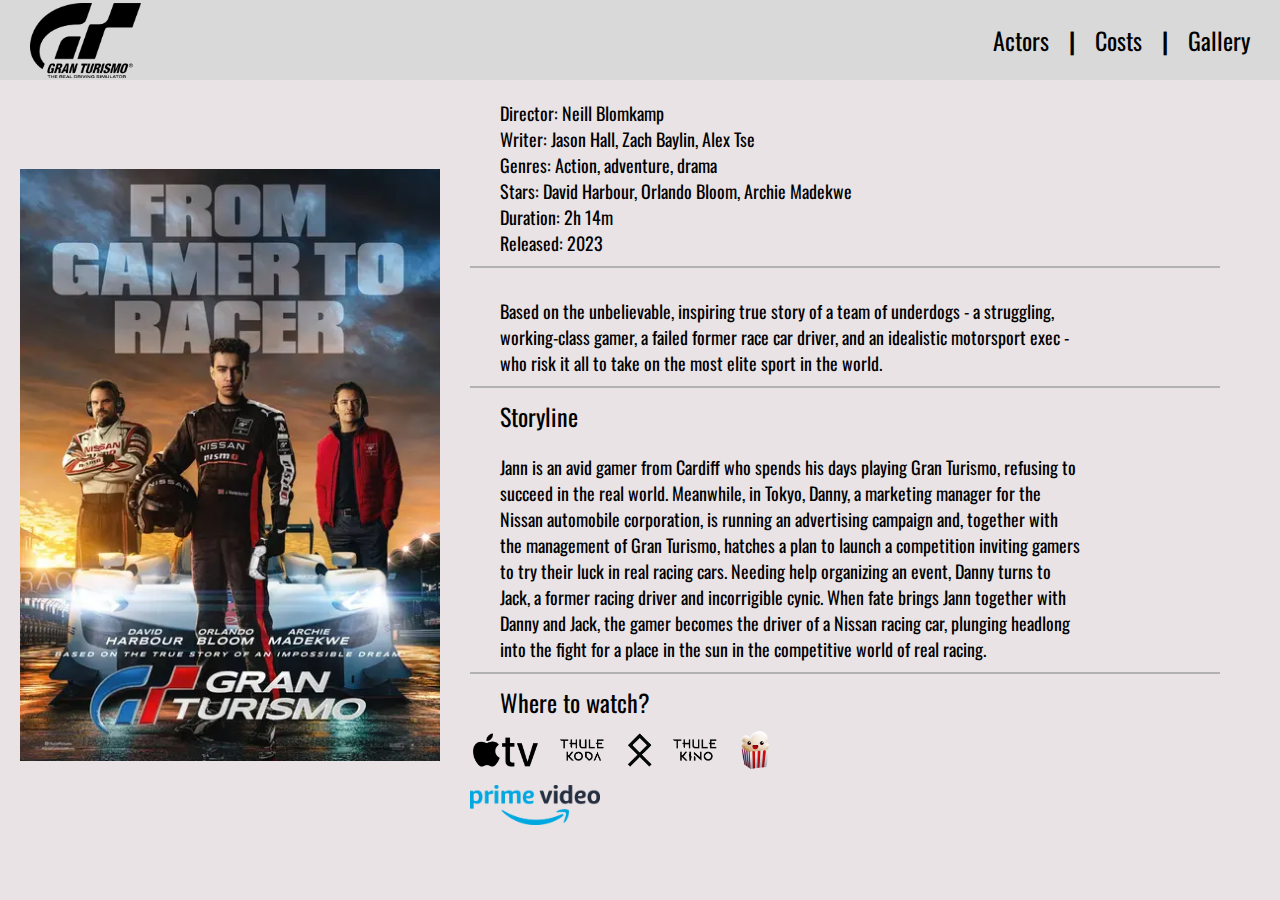
<file: index.html>
<!DOCTYPE html>
<html lang="en">
<head>
    <meta charset="UTF-8">
    <meta name="viewport" content="width=device-width, initial-scale=1.0">
    <title>Document</title>
    <link rel="stylesheet" href="style.css">
    <link rel="preconnect" href="https://fonts.googleapis.com">
<link rel="preconnect" href="https://fonts.gstatic.com" crossorigin>
<link href="https://fonts.googleapis.com/css2?family=Oswald&display=swap" rel="stylesheet">
</head>
<body>
   
<div class="nav_base">
    <div class="logo_base">
        <a href="index.html"><img src="assets/logo.webp" alt=""></a>
    </div>
    <div class="btn_base">
        <div class="nav_btn"><a href="actors.html">Actors</a></div>
        <h3>|</h3>
        <div class="nav_btn"><a href="costs.html">Costs</a></div>
        <h3>|</h3>
        <div class="nav_btn"><a href="gallery.html">Gallery</a></div>
    </div>
</div>


<div class="homepagebase">
    <div class="homecard1">
        <img class="homepagepic" src="assets/homepagepic.webp" alt="">
    </div>
    
    <div class="homecard2">

        <p class="hptext1">
            Director: Neill Blomkamp <br>
            Writer: Jason Hall, Zach Baylin, Alex Tse <br>
            Genres: Action, adventure, drama <br>
            Stars: David Harbour, Orlando Bloom, Archie Madekwe <br>
            Duration: 2h 14m <br>
            Released: 2023
        </p>

        <div class="spacer"></div>

        <div>
            <p class="hptext1">Based on the unbelievable, inspiring true story of a team of underdogs - a struggling, working-class gamer, a failed former race car driver, and an idealistic motorsport exec - who risk it all to take on the most elite sport in the world.</p>
        </div>

        <div class="spacer"></div>

        <div>
            <p class="hptext2">Storyline </p>
            <p class="hptext1">
            Jann is an avid gamer from Cardiff who spends his days playing Gran Turismo, refusing to succeed in the real world. Meanwhile, in Tokyo, Danny, a marketing manager for the Nissan automobile corporation, is running an advertising campaign and, together with the management of Gran Turismo, hatches a plan to launch a competition inviting gamers to try their luck in real racing cars. Needing help organizing an event, Danny turns to Jack, a former racing driver and incorrigible cynic. When fate brings Jann together with Danny and Jack, the gamer becomes the driver of a Nissan racing car, plunging headlong into the fight for a place in the sun in the competitive world of real racing.</p>     
        </div>

        <div class="spacer"></div>

        <div style="width: 100%;">
            <p class="hptext2">Where to watch? </p>
        </div>
        <div class="footerlogo">
            <img class="logo2" src="assets/Apple-TV-logo.webp" alt=""> 
            <img class="logo2" src="assets/thule-koda-kino-must.webp" alt="">
            <img class="logo2" src="assets/Popcorn_Time_logo.webp" alt="">
            <img class="logo2" src="assets/Amazon_Prime_Video_logo.svg.webp" alt="">
        </div>
    </div>
    
</div>
</body>
</html>
</file>
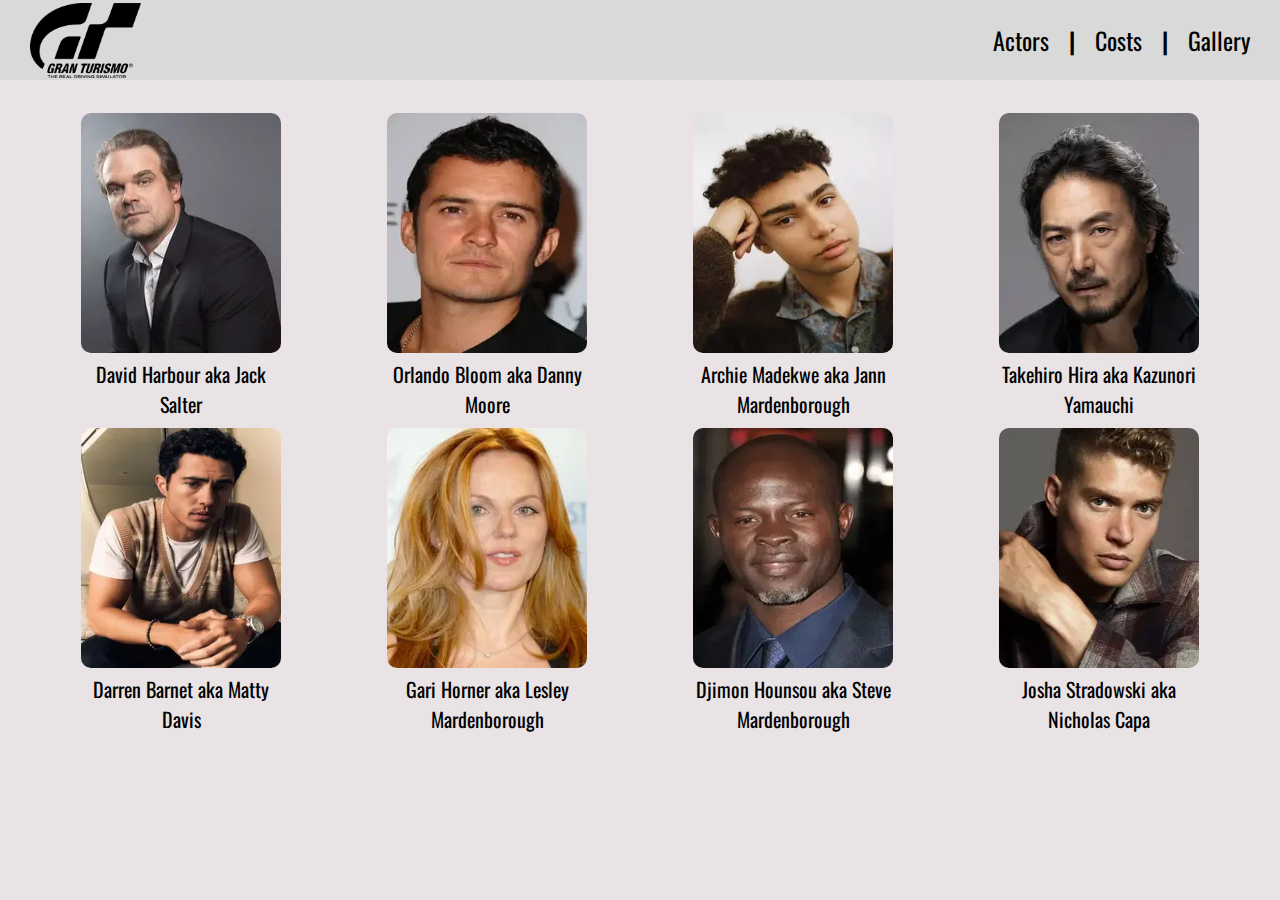
<file: actors.html>
<!DOCTYPE html>
<html lang="en">
<head>
    <meta charset="UTF-8">
    <meta name="viewport" content="width=device-width, initial-scale=1.0">
    <title>Document</title>
    <link rel="stylesheet" href="style.css">
    <link rel="preconnect" href="https://fonts.googleapis.com">
<link rel="preconnect" href="https://fonts.gstatic.com" crossorigin>
<link href="https://fonts.googleapis.com/css2?family=Oswald&display=swap" rel="stylesheet">
</head>
<body>
   
<div class="nav_base">
    <div class="logo_base">
        <a href="index.html"><img src="assets/logo.webp" alt=""></a>
    </div>
    <div class="btn_base">
        <div class="nav_btn"><a href="actors.html">Actors</a></div>
        <h3>|</h3>
        <div class="nav_btn"><a href="costs.html">Costs</a></div>
        <h3>|</h3>
        <div class="nav_btn"><a href="gallery.html">Gallery</a></div>
    </div>

</div>
<div class="images">
    <div class="photo"><img src="assets/David.webp" alt=""><figcaption>David Harbour aka Jack Salter</figcaption></div> 
    <div class="photo"><img src="assets/Orlando.webp" alt=""><figcaption>Orlando Bloom aka Danny Moore</figcaption></div>
    <div class="photo"><img src="assets/Archie.webp" alt=""><figcaption>Archie Madekwe aka Jann Mardenborough</figcaption></div>
    <div class="photo"><img src="assets/Takehiro.webp" alt=""><figcaption>Takehiro Hira aka Kazunori Yamauchi</figcaption></div>
    <div class="photo"><img src="assets/Darren.webp" alt=""><figcaption>Darren Barnet aka Matty Davis</figcaption></div>
    <div class="photo"><img src="assets/Geri.webp" alt=""><figcaption>Gari Horner aka Lesley Mardenborough</figcaption></div>
    <div class="photo"><img src="assets/Djimon.webp" alt=""><figcaption>Djimon Hounsou aka Steve Mardenborough</figcaption></div>
    <div class="photo"><img src="assets/Josha.webp" alt=""><figcaption>Josha Stradowski aka Nicholas Capa</figcaption></div>
</div>
</body>
</html>
</file>
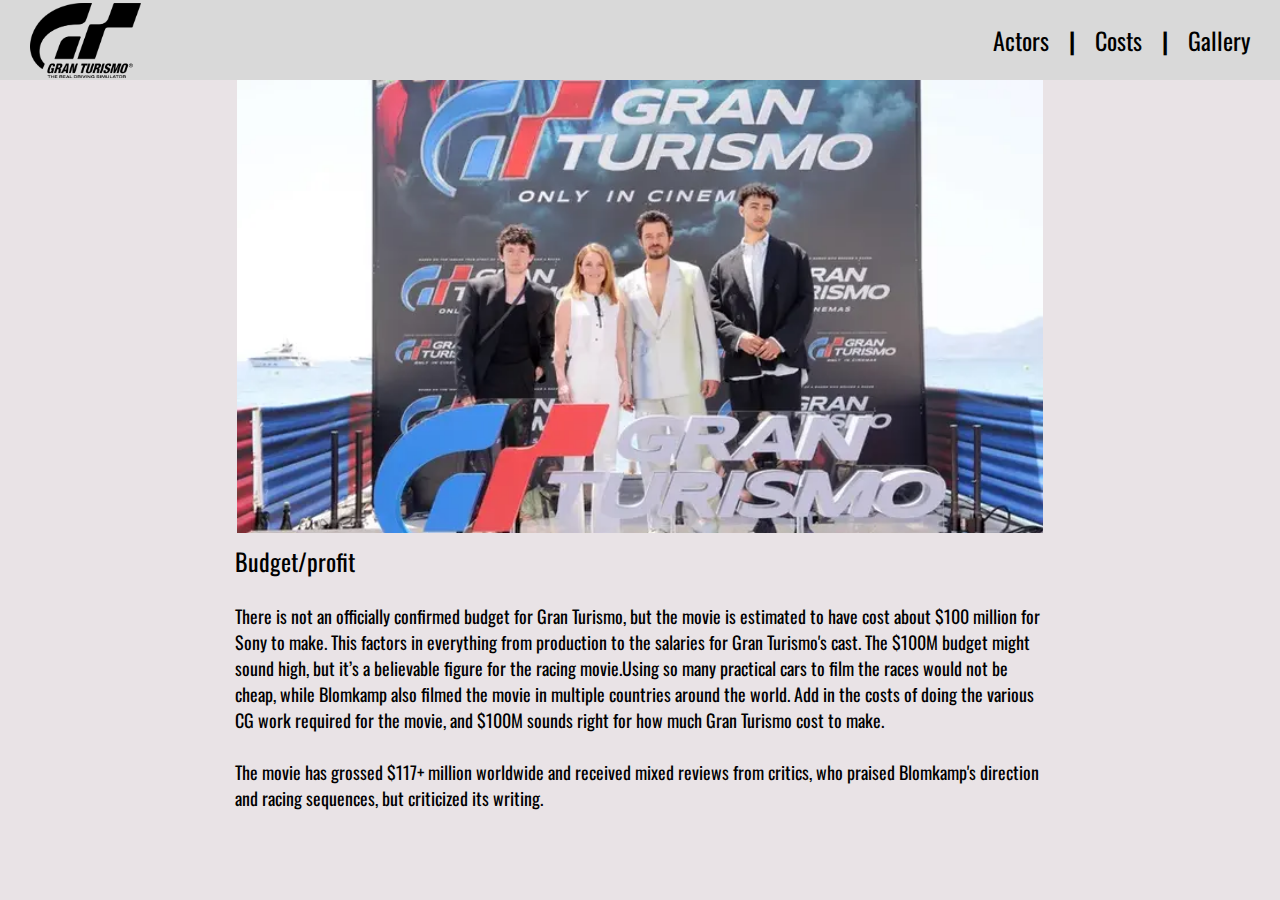
<file: costs.html>
<!DOCTYPE html>
<html lang="en">
<head>
    <meta charset="UTF-8">
    <meta name="viewport" content="width=device-width, initial-scale=1.0">
    <title>Document</title>
    <link rel="stylesheet" href="style.css">
    <link rel="preconnect" href="https://fonts.googleapis.com">
<link rel="preconnect" href="https://fonts.gstatic.com" crossorigin>
<link href="https://fonts.googleapis.com/css2?family=Oswald&display=swap" rel="stylesheet">
</head>
<body>
   
<div class="nav_base">
    <div class="logo_base">
        <a href="index.html"><img src="assets/logo.webp" alt=""></a>
    </div>
    <div class="btn_base">
        <div class="nav_btn"><a href="actors.html">Actors</a></div>
        <h3>|</h3>
        <div class="nav_btn"><a href="costs.html">Costs</a></div>
        <h3>|</h3>
        <div class="nav_btn"><a href="gallery.html">Gallery</a></div>
    </div>
</div>

<div class="costs_base">
    <div class="costs_image">
        <img src="assets/0x0.webp" alt="">
    </div>

    <div class="costs_text ">
        <p class="costs_text1">Budget/profit</p>
        <br>
        <p class="costs_text2">There is not an officially confirmed budget for Gran Turismo, but the movie is estimated to have cost about $100 million for Sony to make. This factors in everything from production to the salaries for Gran Turismo's cast. The $100M budget might sound high, but it’s a believable figure for the racing movie.Using so many practical cars to film the races would not be cheap, while Blomkamp also filmed the movie in multiple countries around the world. Add in the costs of doing the various CG work required for the movie, and $100M sounds right for how much Gran Turismo cost to make.
            <br>
            <br>
            The movie has grossed $117+ million worldwide and received mixed reviews from critics, who praised Blomkamp's direction and racing sequences,
            but criticized its writing.
        </p>
    </div>
</div>
</body>
</html>
</file>
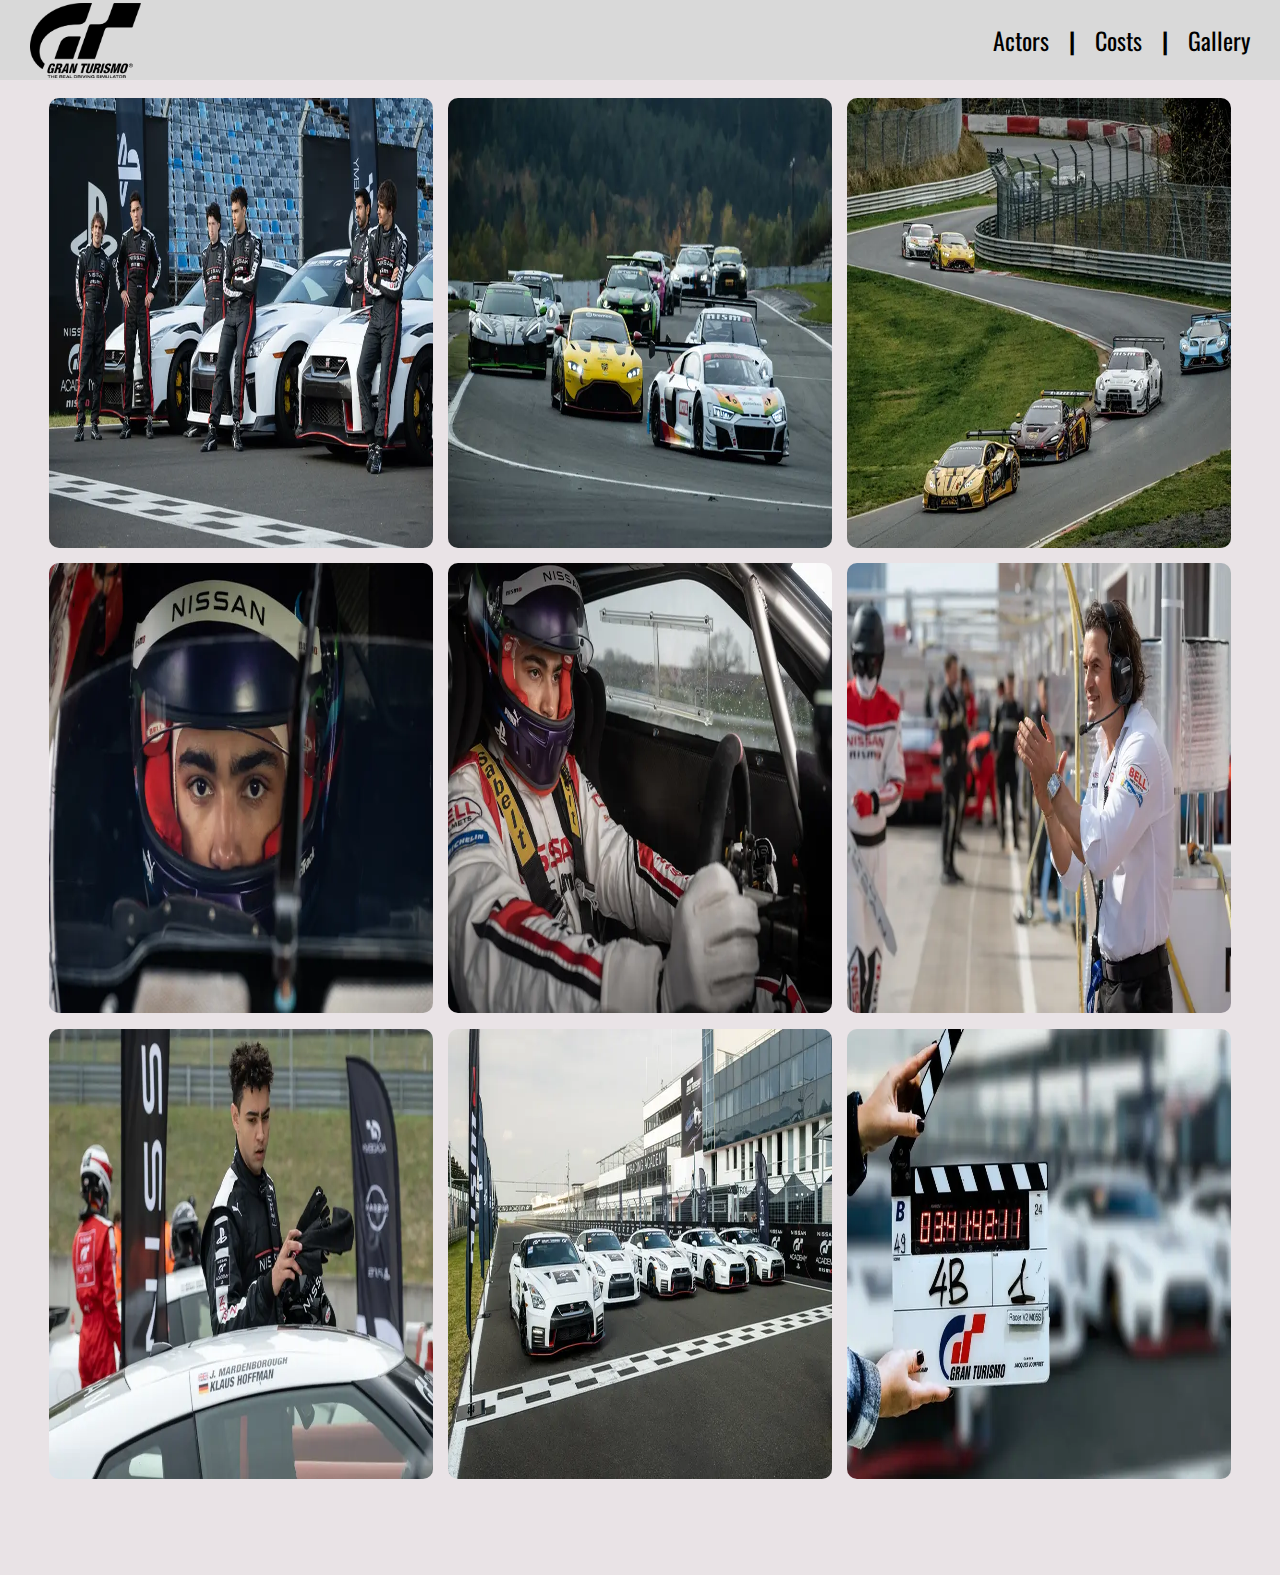
<file: gallery.html>
<!DOCTYPE html>
<html lang="en">
<head>
    <meta charset="UTF-8">
    <meta name="viewport" content="width=device-width, initial-scale=1.0">
    <title>Document</title>
    <link rel="stylesheet" href="style.css">
    <link rel="preconnect" href="https://fonts.googleapis.com">
<link rel="preconnect" href="https://fonts.gstatic.com" crossorigin>
<link href="https://fonts.googleapis.com/css2?family=Oswald&display=swap" rel="stylesheet">
</head>
<body>
   
<div class="nav_base">
    <div class="logo_base">
        <a href="index.html"><img src="assets/logo.webp" alt=""></a>
    </div>
    <div class="btn_base">
        <div class="nav_btn"><a href="actors.html">Actors</a></div>
        <h3>|</h3>
        <div class="nav_btn"><a href="costs.html">Costs</a></div>
        <h3>|</h3>
        <div class="nav_btn"><a href="gallery.html">Gallery</a></div>
    </div>
</div>
<div>
   <div class="gallery">
    <div class="GalleryPhoto"><img src="assets/grewpic1.webp" alt=""></div>
    <div class="GalleryPhoto"><img src="assets/carspic2.webp" alt=""></div>
    <div class="GalleryPhoto"><img src="assets/racingpic3.webp" alt=""></div>
    <div class="GalleryPhoto"><img src="assets/crazylookpic8.webp" alt=""></div>
    <div class="GalleryPhoto"><img src="assets/racingpic4.webp" alt=""></div>
    <div class="GalleryPhoto"><img src="assets/applausepic7.webp" alt=""></div>
    <div class="GalleryPhoto"><img src="assets/chillingpic5.webp" alt=""></div>
    <div class="GalleryPhoto"><img src="assets/nissanpic3.webp" alt=""></div>
    <div class="GalleryPhoto"><img src="assets/movie9.webp" alt=""></div>
</div>
</div>
</div>
</body>
</html>
</file>
<file: style.css>
*{
    margin: 0px;
    padding: 0px;
}

body{
    background-color: #E9E3E6;
    font-family: 'Oswald', sans-serif;
}

.nav_base{
    display: flex;
    flex-direction: row;
    background-color: #D9D9D9;
    width: 100%;
    height: 80px;
    align-items: center;
    justify-content: space-between;

}

.logo_base{
    height: 40px;
    width: auto;
    margin-left: 10px;
}

.logo_base img{
    height: 40px;
    width: auto;
}

.btn_base{
    display: flex;
    flex-direction: row;
    margin-right: 10px;
    gap: 15px;
    
}

.btn_base a{
    text-decoration: none;
    color: black;
    font-size: large;
}
.images{
    display: grid;
    width: 100%;
    grid-template-columns: 35% 35%;
    grid-template-rows: 25% 25% 25% 25%;
    gap: 40px;
    font-size: 12px;
    text-align: center;
    justify-items: center;
    align-items: center;
    justify-content: center;
    margin-bottom: 30px;
}

.images img{
    height: 120px;
    width: 100px;
    border-radius: 10px;
}


.photo{
    height: 120px;
    width: 100px;
    
}

.homepagepic{
    width: 100%;

}

.hptext1{
    margin-left: 30px;
    margin-right: 30px;
    font-size: large;

}

.hptext2{
    font-size: x-large;
    margin-left: 30px;
}

.logo2{
    height: 40px;
    width: auto;
    background: transparent;

}

.footerlogo{
    display: flex;
    flex-wrap: wrap;
    width: 70%;
    gap: 15px;
    margin-bottom: 30px;
}

.homepagebase{
    display: flex;
    width: 100%;
    flex-direction: column;
    align-items: center;
    gap: 10px;

}
.spacer{
    width: 340px;
    height: 2px;
    background-color: #B2B2B2;
    display: flex;
}

.homecard2{
    display: flex;
    flex-direction: column;
    align-items: center;
    gap: 10px;
}


.costs_base {
    display: flex;
    width: 100%;
    flex-direction: column;
} 

.costs_image {
    width: 100vw;
    height: auto;
}

.costs_image img {
    width: 100vw;
    height: auto;
}

.costs_text {
    margin-left: 30px;
    margin-right: 30px;
}

.costs_text1 {
    font-size: x-large;
}

.costs_text2 {
    font-size: large;
    margin-bottom: 20px;
}

.gallery {
    display: flex;
    width: 100%;
    text-align: center;
    justify-items: center;
    align-items: center;
    justify-content: center;
    gap: 15px;
    flex-direction: column;
    object-fit: fill;
    margin-top: 30px;
    margin-bottom: 30px;
}

.GalleryPhoto img {
    height: 150px;
    width: 100%;
    border-radius: 10px;
    object-fit: fill;
}

@media (min-width: 1024px){
    .logo_base{
    height: 75px;
    width: auto;
    margin-left: 30px;
}

.homepagebase{
    display: flex;
    flex-direction: row;
    
}

.homecard2{
    width: 50%;
}

.logo_base img{
    height: 75px;
    width: auto;
}

.btn_base{
    display: flex;
    flex-direction: row;
    margin-right: 30px;
    gap: 20px;
    
}

.btn_base a{
    text-decoration: none;
    color: black;
    font-size: x-large;
}

.btn_base h3{
    font-size: x-large;
}

.costs_image {
    width: 70%;
    height: auto;
    display: flex;
    justify-content: center;
}

.costs_image img {
    width: 90%;
    height: auto;
}

.costs_base {
    display: flex;
    justify-content: center;
    align-items: center;
}

.costs_text1 {
    display: flex;
    justify-content: flex-start;
    margin-top: 10px;
}

.costs_text2 {
    display: flex;
    justify-content: flex-start;
    max-width: 90ch;
    margin-bottom: 20px;
}

.gallery {
    display: grid;
    width: 100%;
    grid-template-columns: 30% 30% 30%;
    grid-template-rows: 30% 30% 30%;
    row-gap: 35px;

}


.images{
    display: grid;
    width: 100%;
    grid-template-columns: 20% 20% 20% 20%;
    grid-template-rows: 50% 50%;
    gap: 65px;
    font-size: 20px;

    text-align: center;
    justify-items: center;
    align-items: center;
    justify-content: center;

    gap: 20px;
    margin-top: 20px;
    column-gap: 50px;
    row-gap: 50px;
    margin-bottom: 30px;
}

.GalleryPhoto img {
    height: 450px;
    width: 100%;
    border-radius: 10px;
    object-fit: fill;
}
.images img{
    height: 240px;
    width: 200px;
    border-radius: 10px;
}

.photo{
    height: 240px;
    width: 200px;
}

.hptext1{
    margin-top: 20px;
}
.homepagepic{
    margin: 20px;
    width: 420px;
    height: auto;
}

.homecard2{
    align-items: flex-start;
}

.spacer{
    width: 750px;
}

}
</file>
